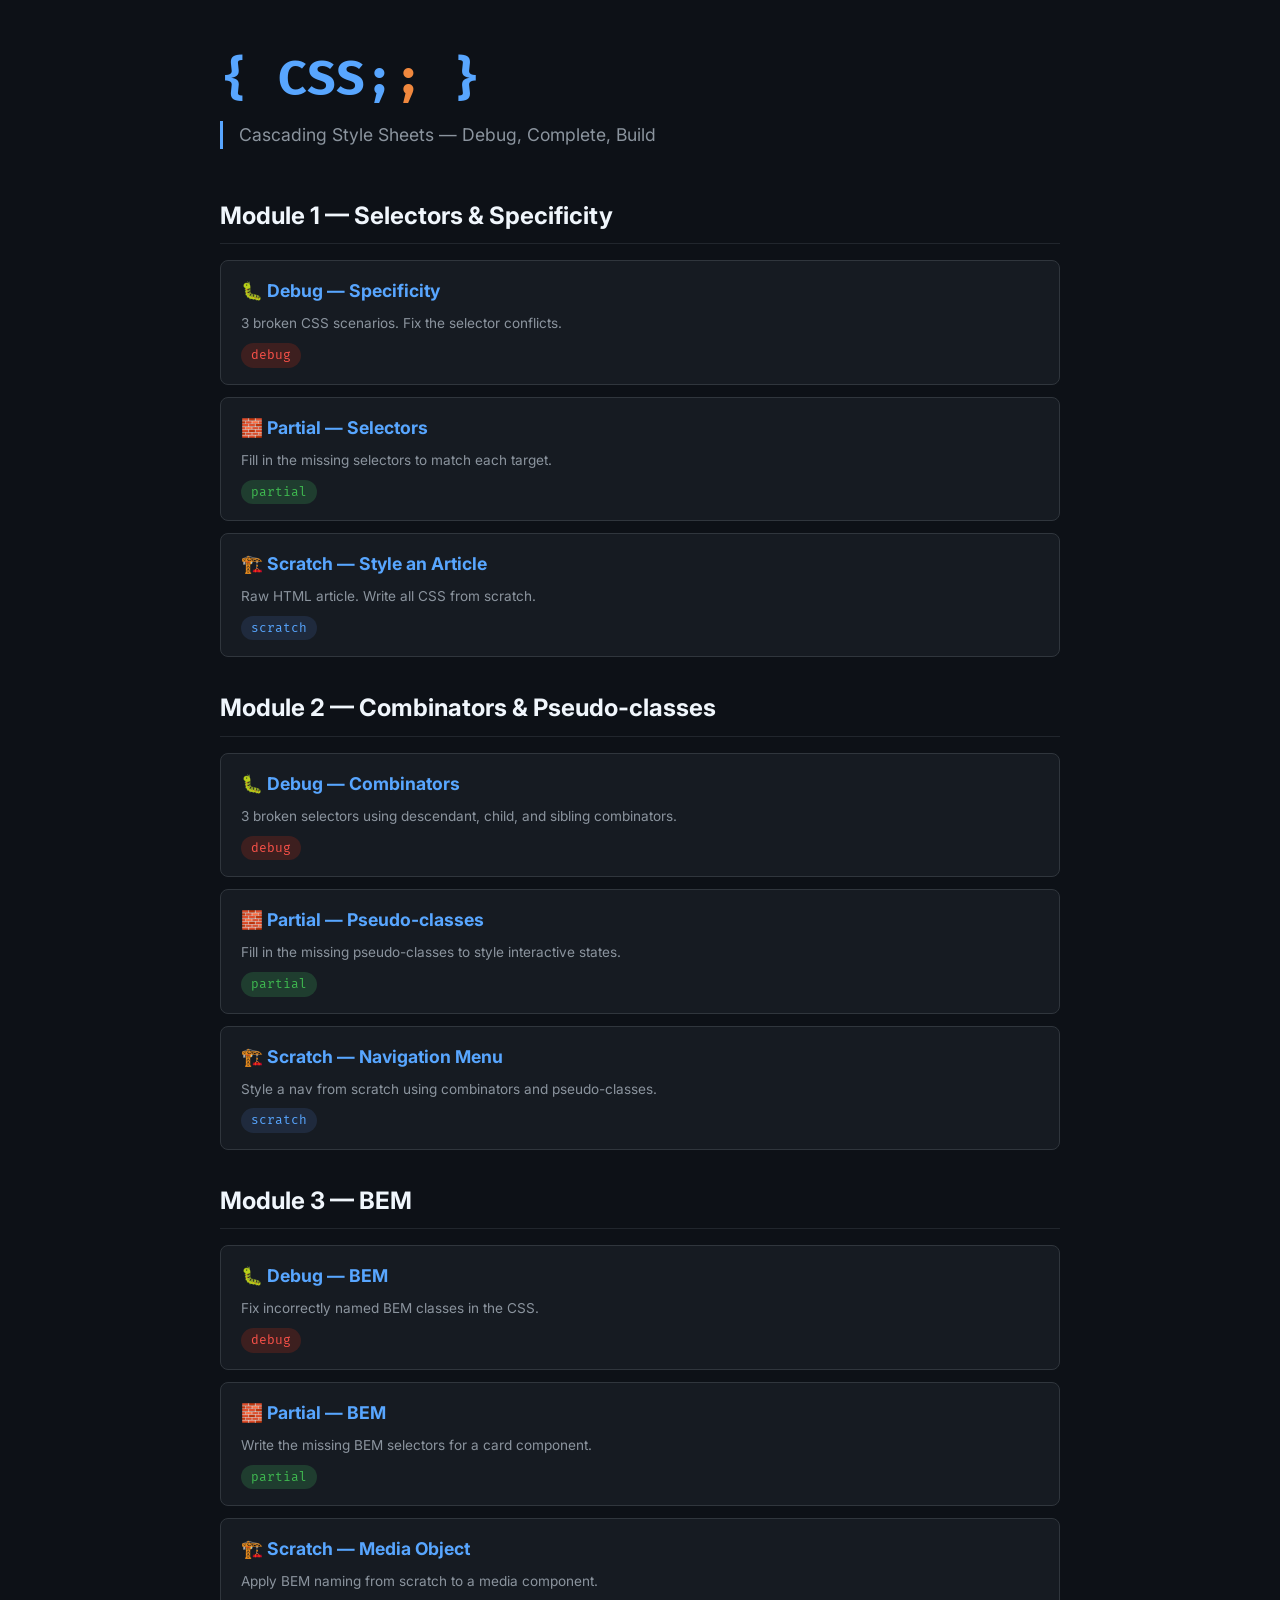
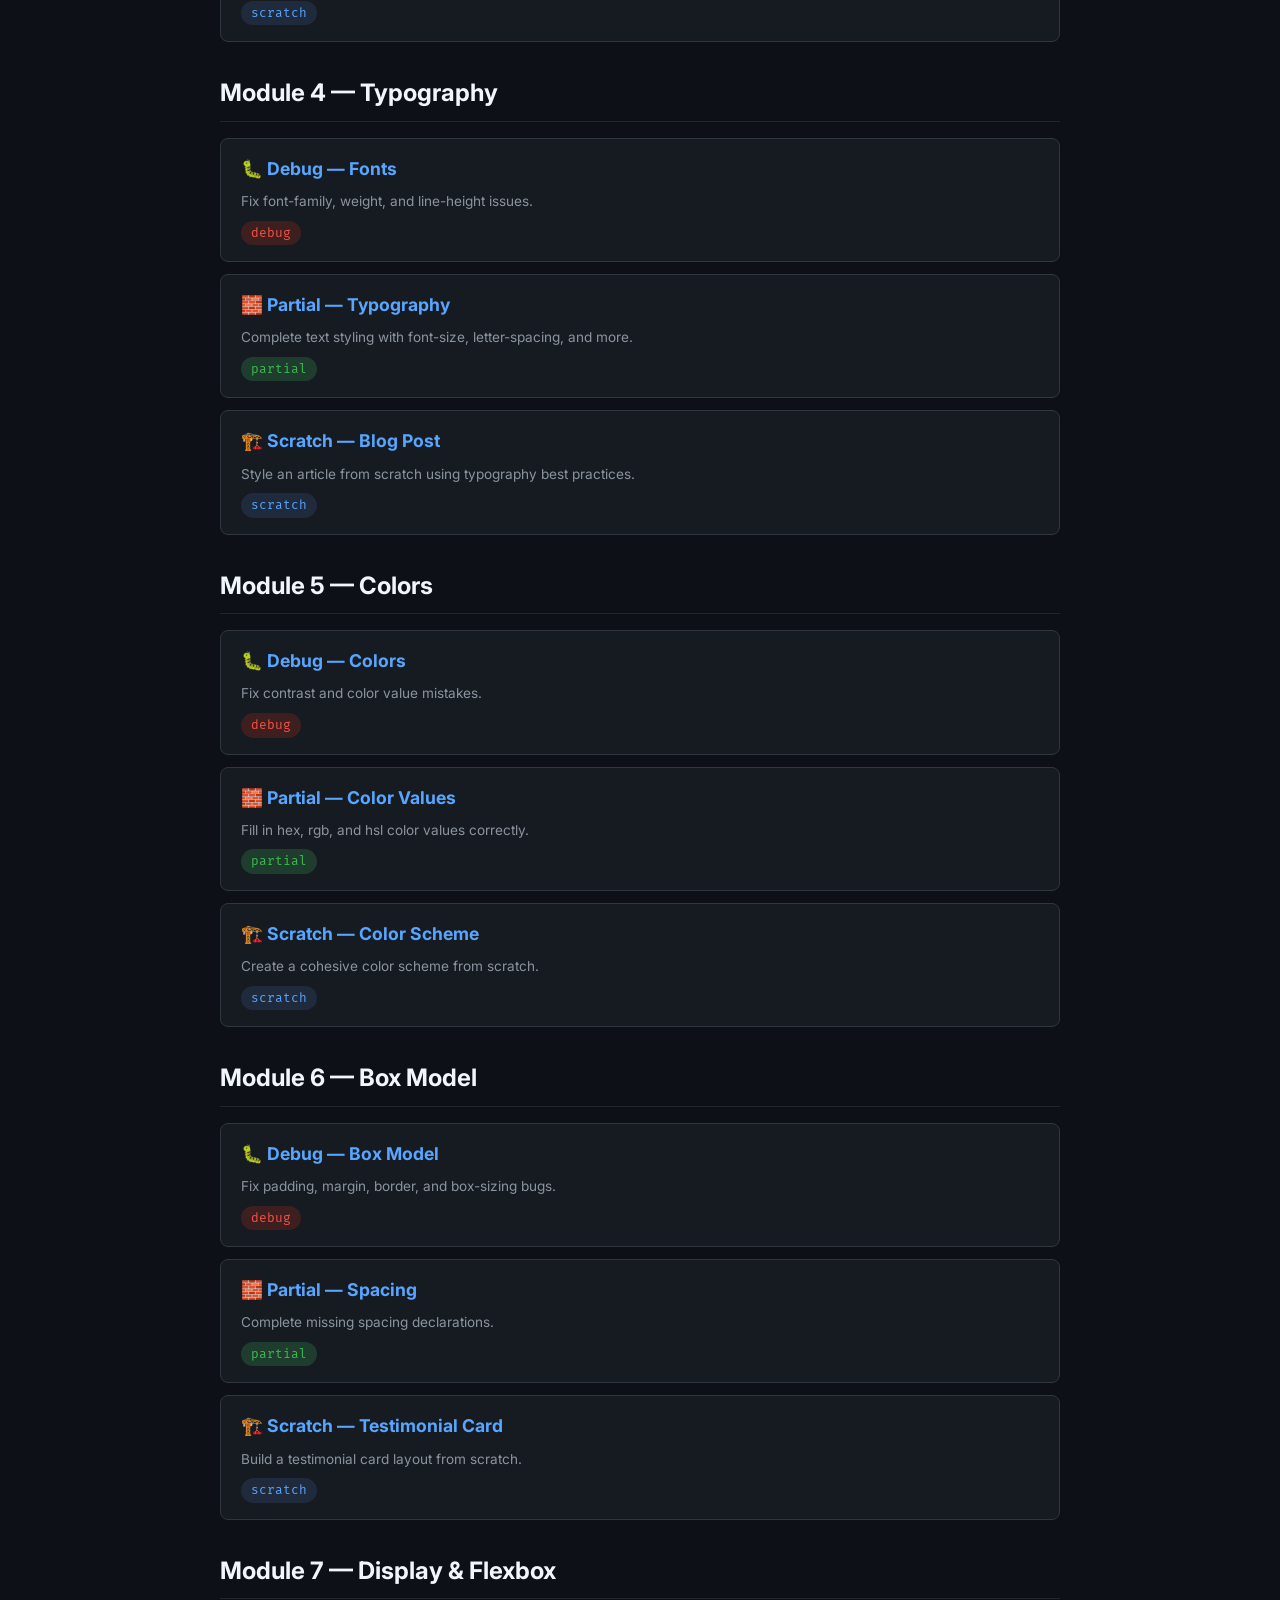
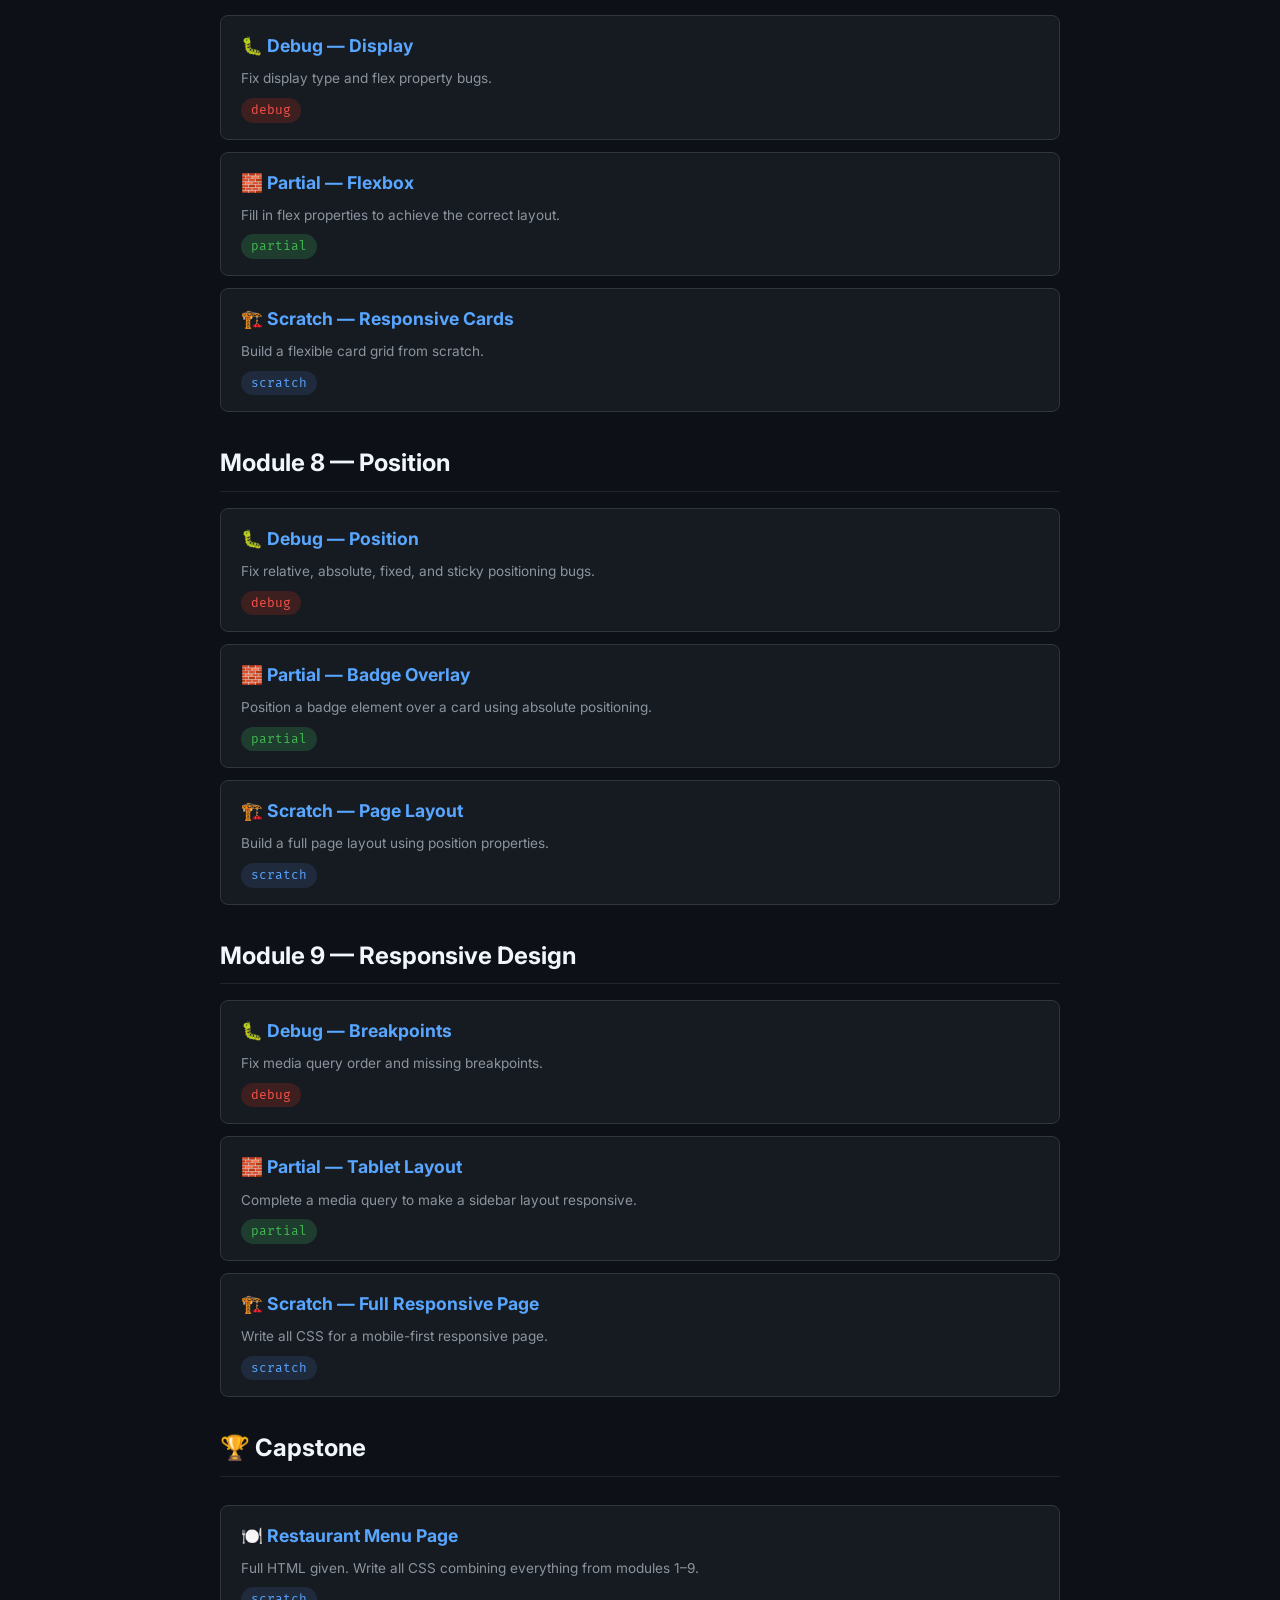
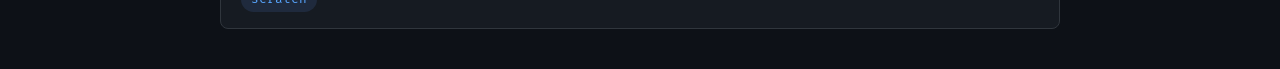
<file: index.html>
<!DOCTYPE html>
<html lang="en">
<head>
  <meta charset="UTF-8">
  <meta name="viewport" content="width=device-width, initial-scale=1.0">
  <title>{ CSS; } — Course Hub</title>
  <link rel="preconnect" href="https://fonts.googleapis.com">
  <link href="https://fonts.googleapis.com/css2?family=Fira+Mono:wght@500;700&family=Inter:wght@400;600;700&display=swap" rel="stylesheet">
  <style>
    * { margin: 0; padding: 0; box-sizing: border-box; }
    body { font-family: 'Inter', sans-serif; background: #0d1117; color: #e6edf3; line-height: 1.6; padding: 40px 24px; }
    .container { max-width: 840px; margin: 0 auto; }
    h1 { font-family: 'Fira Mono', monospace; font-size: 3rem; color: #58a6ff; margin-bottom: 4px; }
    h1 span { color: #f0883e; }
    .subtitle { color: #8b949e; font-size: 1.1rem; margin-bottom: 48px; border-left: 3px solid #58a6ff; padding-left: 16px; }
    h2 { font-size: 1.5rem; color: #f0f6fc; margin: 32px 0 16px; padding-bottom: 8px; border-bottom: 1px solid #21262d; }
    .module-grid { display: flex; flex-direction: column; gap: 12px; }
    .module { background: #161b22; border: 1px solid #30363d; border-radius: 8px; padding: 16px 20px; transition: border-color 0.2s; }
    .module:hover { border-color: #58a6ff; }
    .module h3 { font-size: 1.1rem; margin-bottom: 8px; }
    .module h3 a { color: #58a6ff; text-decoration: none; }
    .module h3 a:hover { text-decoration: underline; }
    .module .meta { font-size: 0.85rem; color: #8b949e; }
    .ex-list { display: flex; gap: 8px; flex-wrap: wrap; margin-top: 8px; }
    .ex-tag { font-family: 'Fira Mono', monospace; font-size: 0.8rem; padding: 2px 10px; border-radius: 20px; background: #21262d; color: #8b949e; }
    .ex-tag.debug { background: #3d1f1f; color: #f85149; }
    .ex-tag.partial { background: #1f3d2f; color: #3fb950; }
    .ex-tag.scratch { background: #1f2a3d; color: #58a6ff; }
    .capstone { margin-top: 12px; }
  </style>
</head>
<body>
  <div class="container">
    <h1>{ CSS;<span>;</span> }</h1>
    <div class="subtitle">Cascading Style Sheets — Debug, Complete, Build</div>

    <h2>Module 1 — Selectors &amp; Specificity</h2>
    <div class="module-grid">
      <div class="module">
        <h3><a href="exercises/module-01-selectors/exercise-specificity.html">🐛 Debug — Specificity</a></h3>
        <div class="meta">3 broken CSS scenarios. Fix the selector conflicts.</div>
        <div class="ex-list"><span class="ex-tag debug">debug</span></div>
      </div>
      <div class="module">
        <h3><a href="exercises/module-01-selectors/partial-selectors.html">🧱 Partial — Selectors</a></h3>
        <div class="meta">Fill in the missing selectors to match each target.</div>
        <div class="ex-list"><span class="ex-tag partial">partial</span></div>
      </div>
      <div class="module">
        <h3><a href="exercises/module-01-selectors/scratch-style-article.html">🏗️ Scratch — Style an Article</a></h3>
        <div class="meta">Raw HTML article. Write all CSS from scratch.</div>
        <div class="ex-list"><span class="ex-tag scratch">scratch</span></div>
      </div>
    </div>

    <h2>Module 2 — Combinators &amp; Pseudo-classes</h2>
    <div class="module-grid">
      <div class="module">
        <h3><a href="exercises/module-02-combinators/exercise-combinators.html">🐛 Debug — Combinators</a></h3>
        <div class="meta">3 broken selectors using descendant, child, and sibling combinators.</div>
        <div class="ex-list"><span class="ex-tag debug">debug</span></div>
      </div>
      <div class="module">
        <h3><a href="exercises/module-02-combinators/partial-pseudo.html">🧱 Partial — Pseudo-classes</a></h3>
        <div class="meta">Fill in the missing pseudo-classes to style interactive states.</div>
        <div class="ex-list"><span class="ex-tag partial">partial</span></div>
      </div>
      <div class="module">
        <h3><a href="exercises/module-02-combinators/scratch-menu.html">🏗️ Scratch — Navigation Menu</a></h3>
        <div class="meta">Style a nav from scratch using combinators and pseudo-classes.</div>
        <div class="ex-list"><span class="ex-tag scratch">scratch</span></div>
      </div>
    </div>

    <h2>Module 3 — BEM</h2>
    <div class="module-grid">
      <div class="module">
        <h3><a href="exercises/module-03-bem/exercise-bem.html">🐛 Debug — BEM</a></h3>
        <div class="meta">Fix incorrectly named BEM classes in the CSS.</div>
        <div class="ex-list"><span class="ex-tag debug">debug</span></div>
      </div>
      <div class="module">
        <h3><a href="exercises/module-03-bem/partial-bem.html">🧱 Partial — BEM</a></h3>
        <div class="meta">Write the missing BEM selectors for a card component.</div>
        <div class="ex-list"><span class="ex-tag partial">partial</span></div>
      </div>
      <div class="module">
        <h3><a href="exercises/module-03-bem/scratch-bem.html">🏗️ Scratch — Media Object</a></h3>
        <div class="meta">Apply BEM naming from scratch to a media component.</div>
        <div class="ex-list"><span class="ex-tag scratch">scratch</span></div>
      </div>
    </div>

    <h2>Module 4 — Typography</h2>
    <div class="module-grid">
      <div class="module">
        <h3><a href="exercises/module-04-typography/exercise-font.html">🐛 Debug — Fonts</a></h3>
        <div class="meta">Fix font-family, weight, and line-height issues.</div>
        <div class="ex-list"><span class="ex-tag debug">debug</span></div>
      </div>
      <div class="module">
        <h3><a href="exercises/module-04-typography/partial-typography.html">🧱 Partial — Typography</a></h3>
        <div class="meta">Complete text styling with font-size, letter-spacing, and more.</div>
        <div class="ex-list"><span class="ex-tag partial">partial</span></div>
      </div>
      <div class="module">
        <h3><a href="exercises/module-04-typography/scratch-blog-post.html">🏗️ Scratch — Blog Post</a></h3>
        <div class="meta">Style an article from scratch using typography best practices.</div>
        <div class="ex-list"><span class="ex-tag scratch">scratch</span></div>
      </div>
    </div>

    <h2>Module 5 — Colors</h2>
    <div class="module-grid">
      <div class="module">
        <h3><a href="exercises/module-05-colors/exercise-color.html">🐛 Debug — Colors</a></h3>
        <div class="meta">Fix contrast and color value mistakes.</div>
        <div class="ex-list"><span class="ex-tag debug">debug</span></div>
      </div>
      <div class="module">
        <h3><a href="exercises/module-05-colors/partial-color-values.html">🧱 Partial — Color Values</a></h3>
        <div class="meta">Fill in hex, rgb, and hsl color values correctly.</div>
        <div class="ex-list"><span class="ex-tag partial">partial</span></div>
      </div>
      <div class="module">
        <h3><a href="exercises/module-05-colors/scratch-color-scheme.html">🏗️ Scratch — Color Scheme</a></h3>
        <div class="meta">Create a cohesive color scheme from scratch.</div>
        <div class="ex-list"><span class="ex-tag scratch">scratch</span></div>
      </div>
    </div>

    <h2>Module 6 — Box Model</h2>
    <div class="module-grid">
      <div class="module">
        <h3><a href="exercises/module-06-box-model/exercise-box.html">🐛 Debug — Box Model</a></h3>
        <div class="meta">Fix padding, margin, border, and box-sizing bugs.</div>
        <div class="ex-list"><span class="ex-tag debug">debug</span></div>
      </div>
      <div class="module">
        <h3><a href="exercises/module-06-box-model/partial-spacing.html">🧱 Partial — Spacing</a></h3>
        <div class="meta">Complete missing spacing declarations.</div>
        <div class="ex-list"><span class="ex-tag partial">partial</span></div>
      </div>
      <div class="module">
        <h3><a href="exercises/module-06-box-model/scratch-testimonial.html">🏗️ Scratch — Testimonial Card</a></h3>
        <div class="meta">Build a testimonial card layout from scratch.</div>
        <div class="ex-list"><span class="ex-tag scratch">scratch</span></div>
      </div>
    </div>

    <h2>Module 7 — Display &amp; Flexbox</h2>
    <div class="module-grid">
      <div class="module">
        <h3><a href="exercises/module-07-display-flexbox/exercise-display.html">🐛 Debug — Display</a></h3>
        <div class="meta">Fix display type and flex property bugs.</div>
        <div class="ex-list"><span class="ex-tag debug">debug</span></div>
      </div>
      <div class="module">
        <h3><a href="exercises/module-07-display-flexbox/partial-flexbox.html">🧱 Partial — Flexbox</a></h3>
        <div class="meta">Fill in flex properties to achieve the correct layout.</div>
        <div class="ex-list"><span class="ex-tag partial">partial</span></div>
      </div>
      <div class="module">
        <h3><a href="exercises/module-07-display-flexbox/scratch-responsive-cards.html">🏗️ Scratch — Responsive Cards</a></h3>
        <div class="meta">Build a flexible card grid from scratch.</div>
        <div class="ex-list"><span class="ex-tag scratch">scratch</span></div>
      </div>
    </div>

    <h2>Module 8 — Position</h2>
    <div class="module-grid">
      <div class="module">
        <h3><a href="exercises/module-08-position/exercise-position.html">🐛 Debug — Position</a></h3>
        <div class="meta">Fix relative, absolute, fixed, and sticky positioning bugs.</div>
        <div class="ex-list"><span class="ex-tag debug">debug</span></div>
      </div>
      <div class="module">
        <h3><a href="exercises/module-08-position/partial-badge.html">🧱 Partial — Badge Overlay</a></h3>
        <div class="meta">Position a badge element over a card using absolute positioning.</div>
        <div class="ex-list"><span class="ex-tag partial">partial</span></div>
      </div>
      <div class="module">
        <h3><a href="exercises/module-08-position/scratch-page-layout.html">🏗️ Scratch — Page Layout</a></h3>
        <div class="meta">Build a full page layout using position properties.</div>
        <div class="ex-list"><span class="ex-tag scratch">scratch</span></div>
      </div>
    </div>

    <h2>Module 9 — Responsive Design</h2>
    <div class="module-grid">
      <div class="module">
        <h3><a href="exercises/module-09-responsive/exercise-breakpoints.html">🐛 Debug — Breakpoints</a></h3>
        <div class="meta">Fix media query order and missing breakpoints.</div>
        <div class="ex-list"><span class="ex-tag debug">debug</span></div>
      </div>
      <div class="module">
        <h3><a href="exercises/module-09-responsive/partial-tablet.html">🧱 Partial — Tablet Layout</a></h3>
        <div class="meta">Complete a media query to make a sidebar layout responsive.</div>
        <div class="ex-list"><span class="ex-tag partial">partial</span></div>
      </div>
      <div class="module">
        <h3><a href="exercises/module-09-responsive/scratch-full-responsive.css">🏗️ Scratch — Full Responsive Page</a></h3>
        <div class="meta">Write all CSS for a mobile-first responsive page.</div>
        <div class="ex-list"><span class="ex-tag scratch">scratch</span></div>
      </div>
    </div>

    <h2>🏆 Capstone</h2>
    <div class="module-grid">
      <div class="module capstone">
        <h3><a href="exercises/capstone-restaurant/index.html">🍽️ Restaurant Menu Page</a></h3>
        <div class="meta">Full HTML given. Write all CSS combining everything from modules 1–9.</div>
        <div class="ex-list"><span class="ex-tag scratch">scratch</span></div>
      </div>
    </div>
  </div>
</body>
</html>
</file>
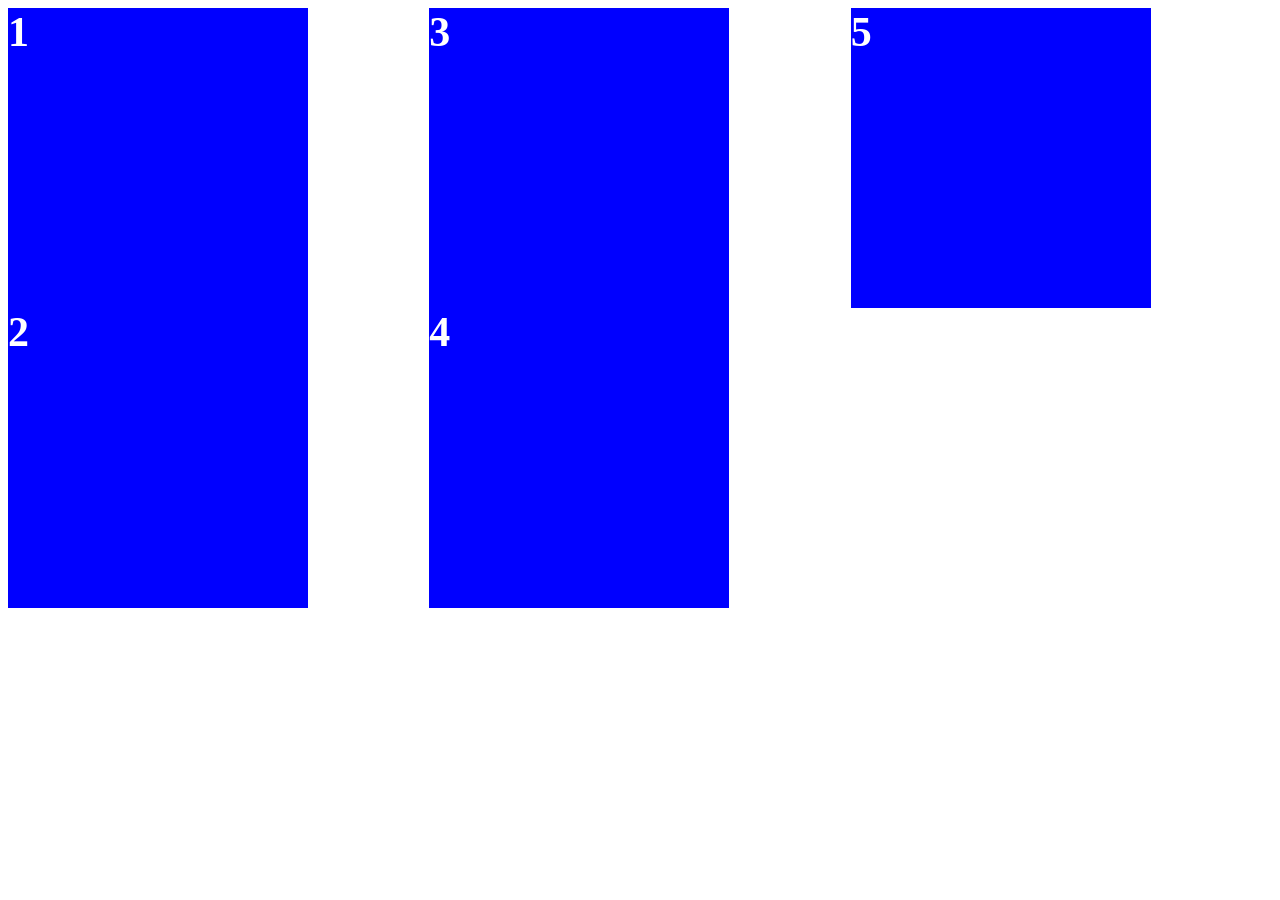
<file: flex-css/index.html>
<!DOCTYPE html>
<html lang="en">
<head>
    <meta charset="UTF-8">
    <meta name="viewport" content="width=device-width, initial-scale=1.0">
    <link rel="stylesheet" href="style.css">
    <title>Document</title>
</head>
<body>
    <div class="container">
        <div class="box">1</div>
        <div class="box">2</div>
        <div class="box">3</div>
        <div class="box">4</div>
        <div class="box">5</div>
    </div>
</body>
</html>
</file>
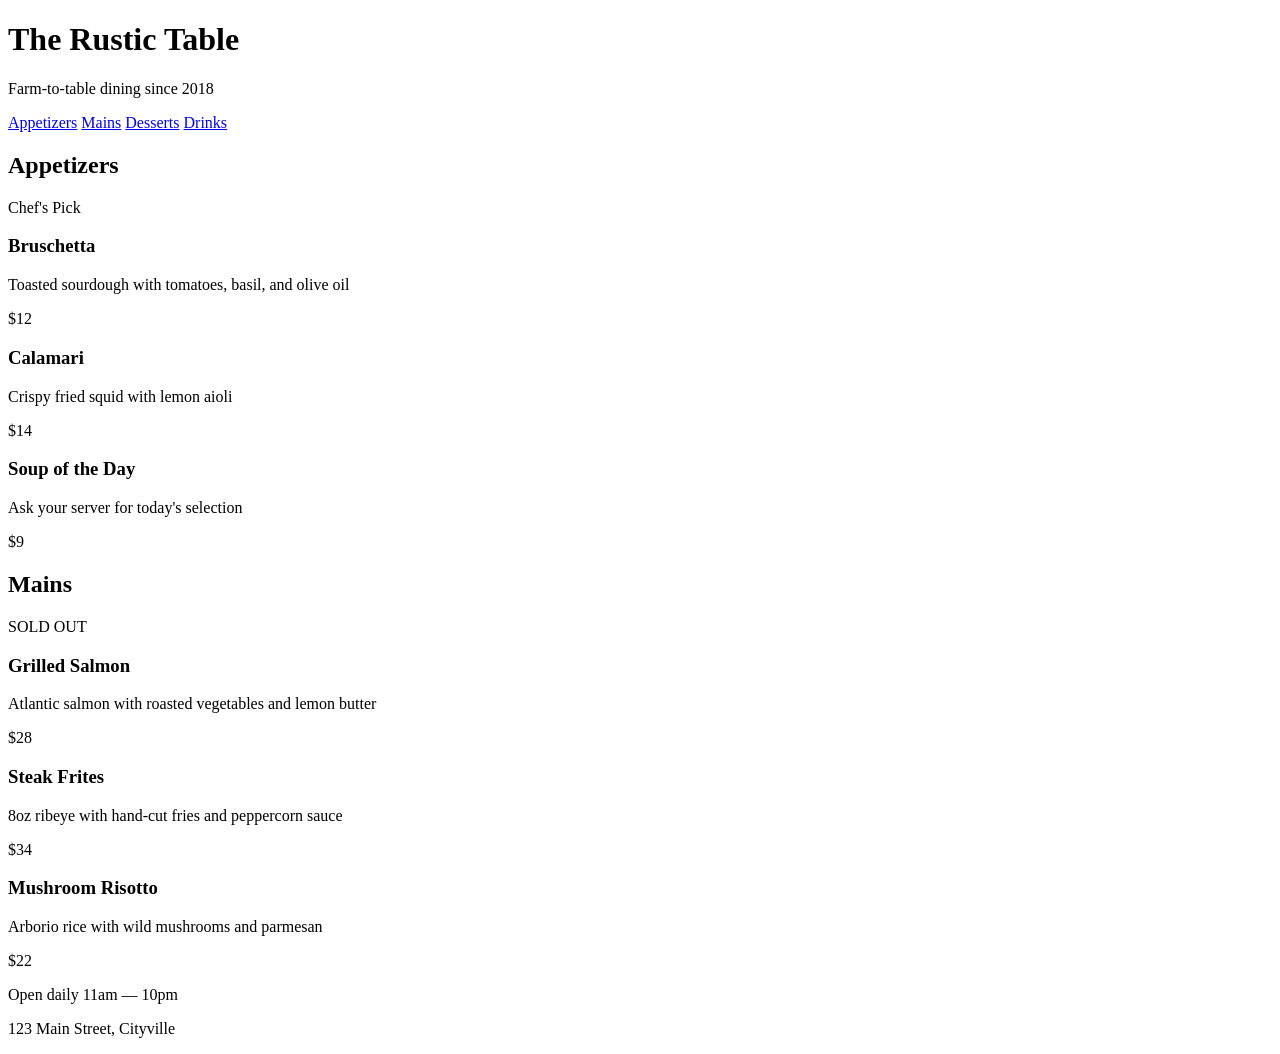
<file: exercises/capstone-restaurant/index.html>
<!DOCTYPE html>
<html lang="en">
<head>
  <meta charset="UTF-8">
  <meta name="viewport" content="width=device-width, initial-scale=1.0">
  <title>🍽️ Restaurant Menu</title>
  <link rel="stylesheet" href="style.css">
</head>
<body>

  <header class="header">
    <h1 class="header__title">The Rustic Table</h1>
    <p class="header__subtitle">Farm-to-table dining since 2018</p>
  </header>

  <nav class="nav">
    <a href="#" class="nav__link">Appetizers</a>
    <a href="#" class="nav__link">Mains</a>
    <a href="#" class="nav__link">Desserts</a>
    <a href="#" class="nav__link">Drinks</a>
  </nav>

  <main class="menu">
    <section class="menu__section">
      <h2 class="menu__heading">Appetizers</h2>
      <div class="menu__grid">
        <div class="menu-item">
          <span class="menu-item__badge">Chef's Pick</span>
          <h3 class="menu-item__name">Bruschetta</h3>
          <p class="menu-item__desc">Toasted sourdough with tomatoes, basil, and olive oil</p>
          <span class="menu-item__price">$12</span>
        </div>
        <div class="menu-item">
          <h3 class="menu-item__name">Calamari</h3>
          <p class="menu-item__desc">Crispy fried squid with lemon aioli</p>
          <span class="menu-item__price">$14</span>
        </div>
        <div class="menu-item">
          <h3 class="menu-item__name">Soup of the Day</h3>
          <p class="menu-item__desc">Ask your server for today's selection</p>
          <span class="menu-item__price">$9</span>
        </div>
      </div>
    </section>

    <section class="menu__section">
      <h2 class="menu__heading">Mains</h2>
      <div class="menu__grid">
        <div class="menu-item">
          <span class="menu-item__badge menu-item__badge--sold">SOLD OUT</span>
          <h3 class="menu-item__name">Grilled Salmon</h3>
          <p class="menu-item__desc">Atlantic salmon with roasted vegetables and lemon butter</p>
          <span class="menu-item__price">$28</span>
        </div>
        <div class="menu-item">
          <h3 class="menu-item__name">Steak Frites</h3>
          <p class="menu-item__desc">8oz ribeye with hand-cut fries and peppercorn sauce</p>
          <span class="menu-item__price">$34</span>
        </div>
        <div class="menu-item">
          <h3 class="menu-item__name">Mushroom Risotto</h3>
          <p class="menu-item__desc">Arborio rice with wild mushrooms and parmesan</p>
          <span class="menu-item__price">$22</span>
        </div>
      </div>
    </section>
  </main>

  <footer class="footer">
    <p class="footer__text">Open daily 11am — 10pm</p>
    <p class="footer__text">123 Main Street, Cityville</p>
  </footer>

</body>
</html>
</file>
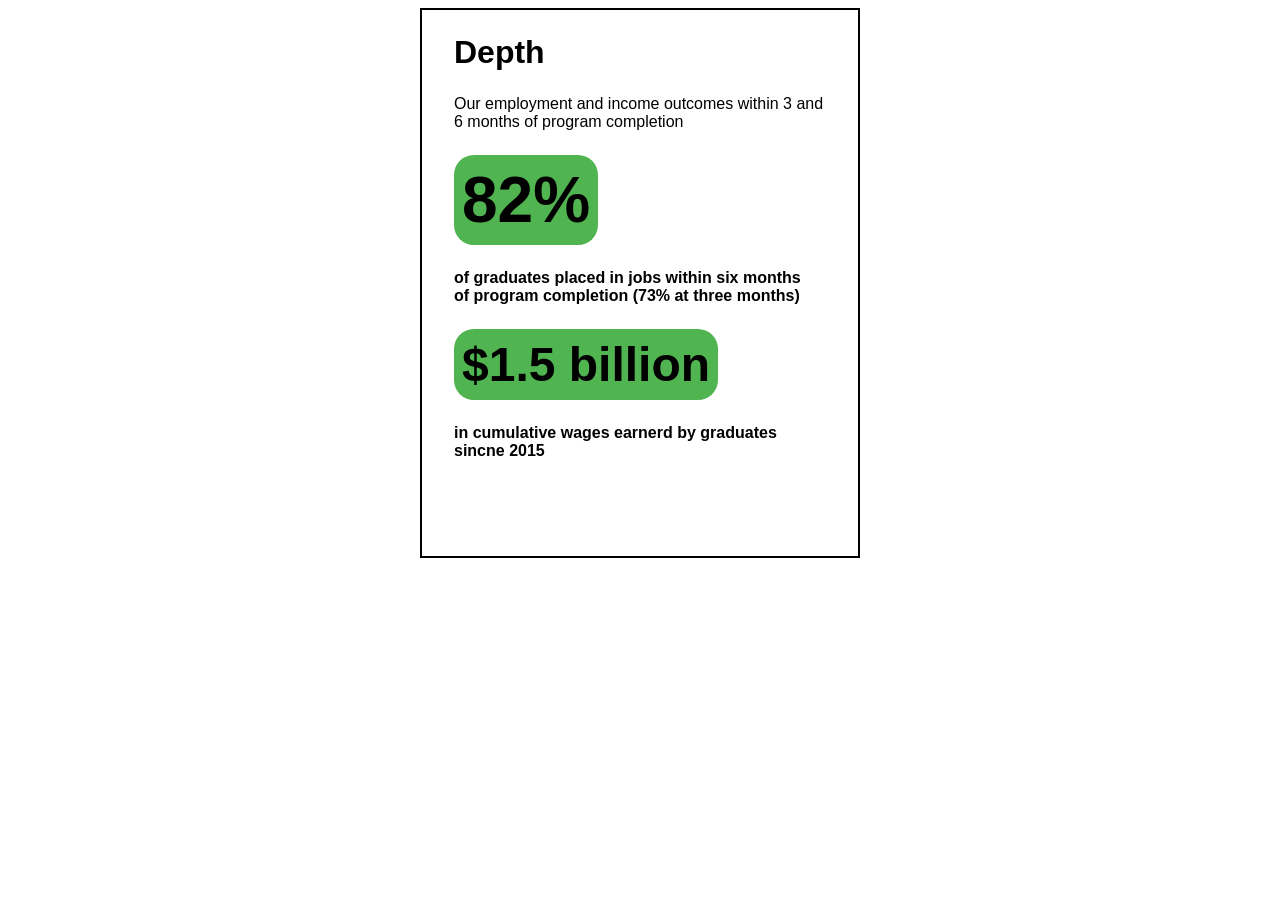
<file: home-work-css/home-work-02/index.html>
<!doctype html>
<html lang="en">
  <head>
    <meta charset="UTF-8" />
    <meta name="viewport" content="width=device-width, initial-scale=1.0" />
    <link rel="stylesheet" href="style.css" />
    <title>Home Work 2</title>
  </head>
  <body>
    <div class="container">
      <h1>Depth</h1>
      <p>
        Our employment and income outcomes within 3 and 6 months of program
        completion
      </p>
      <span class="green-box">82%</span>
      <p>
        of graduates placed in jobs within six months <br />of program
        completion (73% at three months)
      </p>
      <span class="green-box">$1.5 billion</span>
      <p>in cumulative wages earnerd by graduates sincne 2015</p>
    </div>
  </body>
</html>
</file>
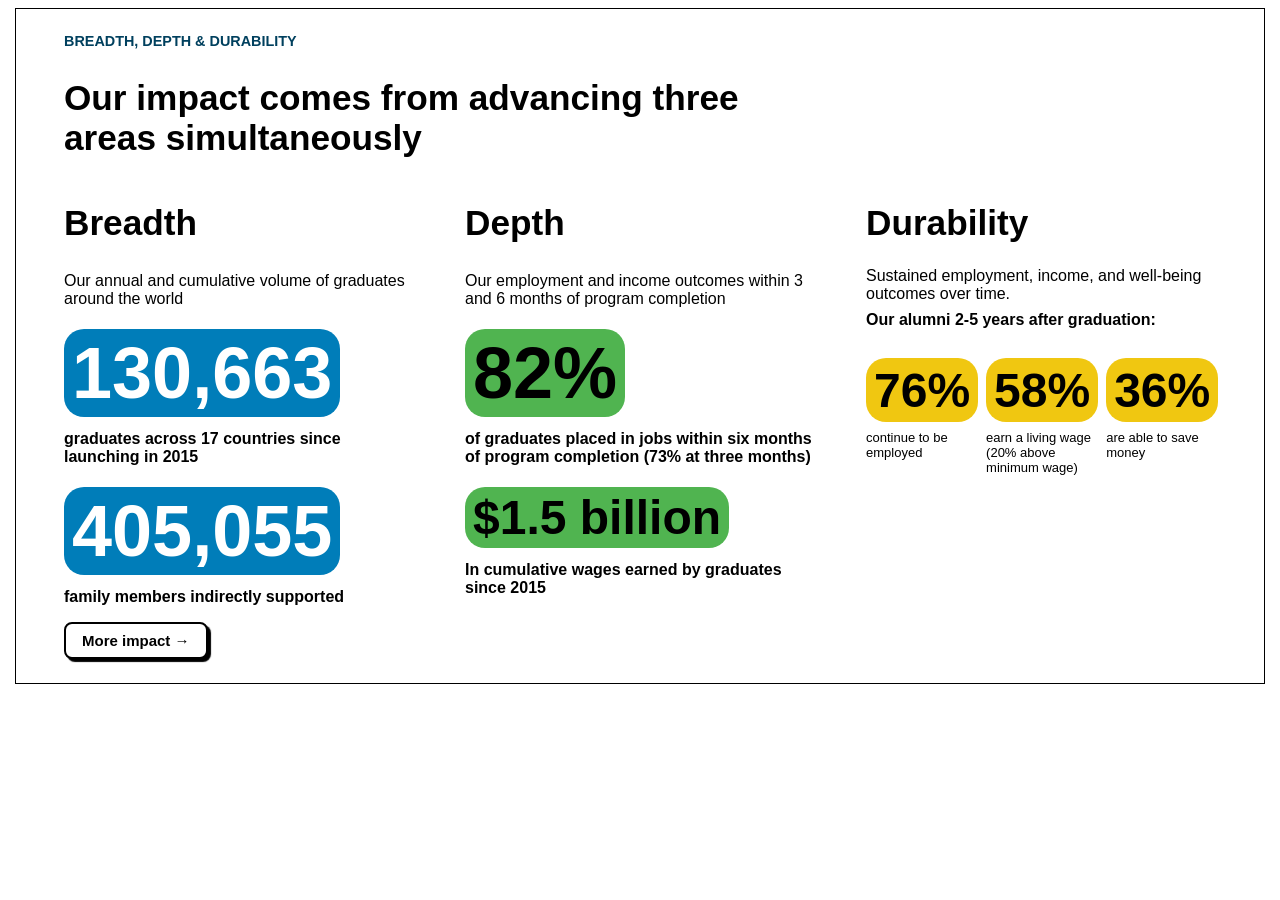
<file: home-work-css/hone-work-04/index.html>
<!doctype html>
<html lang="en">
  <head>
    <meta charset="UTF-8" />
    <meta name="viewport" content="width=device-width, initial-scale=1.0" />
    <link rel="stylesheet" href="style.css" />
    <title>Home Work 04</title>
  </head>
  <body>
    <div class="container">
      <div class="heading">
        <p>BREADTH, DEPTH & DURABILITY</p>
        <h2 class="head-style">
          Our impact comes from advancing three areas simultaneously
        </h2>
      </div>
      <div class="content">
        <div class="card">
          <h2 class="head-style">Breadth</h2>
          <p>Our annual and cumulative volume of graduates around the world</p>
          <span class="blue-box">130,663</span>
          <p>graduates across 17 countries since launching in 2015</p>
          <span class="blue-box">405,055</span>
          <p>family members indirectly supported</p>
        </div>
        <div class="card">
          <h2 class="head-style">Depth</h2>
          <p>
            Our employment and income outcomes within 3 and 6 months of program
            completion
          </p>
          <span class="green-box">82%</span>
          <p>
            of graduates placed in jobs within six months of program completion
            (73% at three months)
          </p>
          <span class="green-box">$1.5 billion</span>
          <p>In cumulative wages earned by graduates since 2015</p>
        </div>
        <div class="card --lastcard">
          <h2 class="head-style">Durability</h2>
          <p>
            Sustained employment, income, and well-being outcomes over time.
          </p>
          <p>Our alumni 2-5 years after graduation:</p>
          <div class="row-box">
            <div>
              <span class="yellow-box">76%</span>
              <p>continue to be employed</p>
            </div>
            <div>
              <span class="yellow-box">58%</span>
              <p>earn a living wage (20% above minimum wage)</p>
            </div>
            <div>
              <span class="yellow-box">36%</span>
              <p>are able to save money</p>
            </div>
          </div>
        </div>
      </div>
      <button class="more-btn">More impact &rarr;</button>
    </div>
  </body>
</html>
</file>
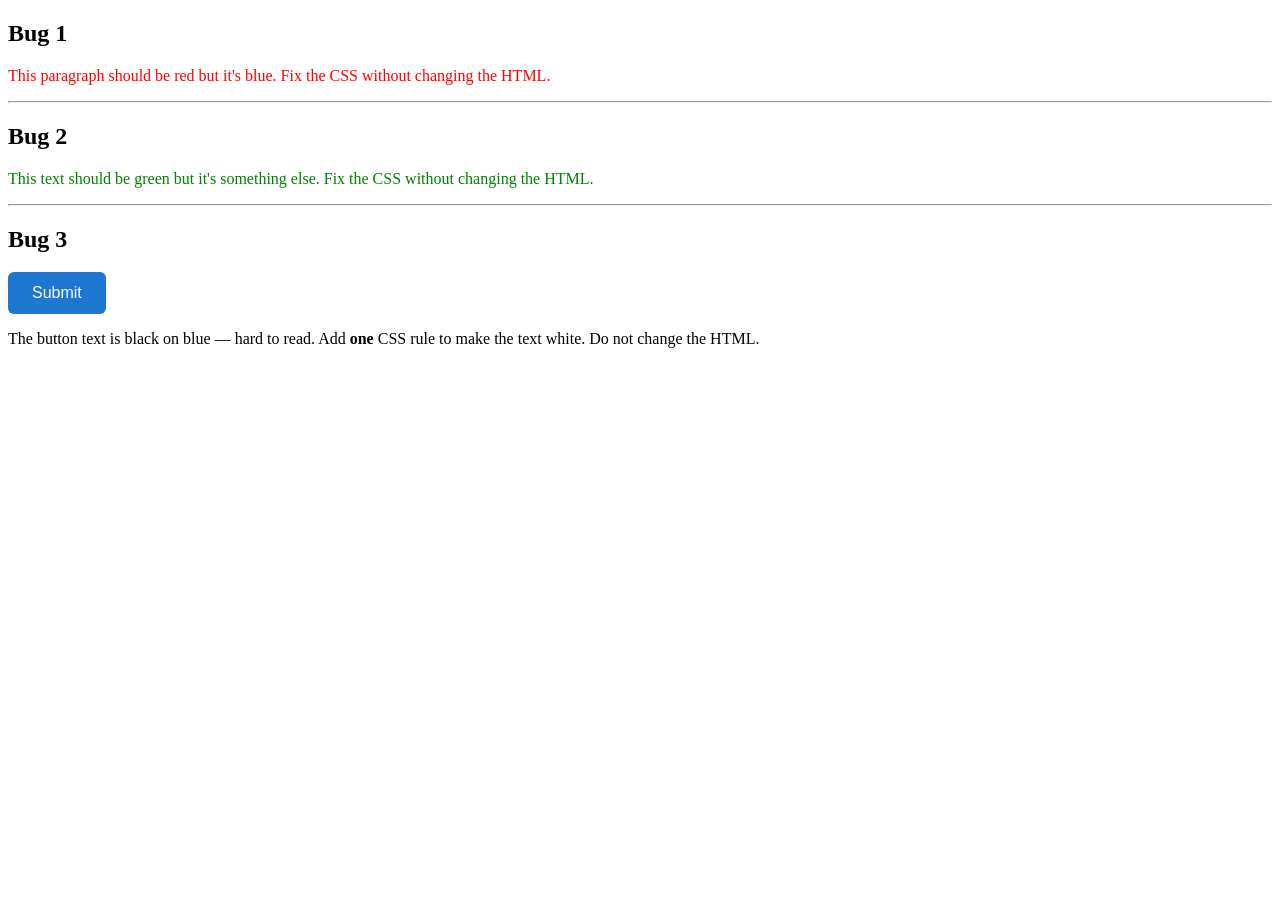
<file: exercises/module-01-selectors/exercise-specificity.html>
<!DOCTYPE html>
<html lang="en">
<head>
  <meta charset="UTF-8">
  <meta name="viewport" content="width=device-width, initial-scale=1.0">
  <title>Debug — Specificity</title>
  <link rel="stylesheet" href="exercise-specificity.css">
</head>
<body>

  <section class="exercise">
    <h2>Bug 1</h2>
    <p class="highlight">This paragraph should be red but it's blue. Fix the CSS without changing the HTML.</p>
  </section>

  <hr>

  <section class="exercise">
    <h2>Bug 2</h2>
    <div class="card">
      <p id="special">This text should be green but it's something else. Fix the CSS without changing the HTML.</p>
    </div>
  </section>

  <hr>

  <section class="exercise">
    <h2>Bug 3</h2>
    <button class="btn">Submit</button>
    <p>The button text is black on blue — hard to read. Add <strong>one</strong> CSS rule to make the text white. Do not change the HTML.</p>
  </section>

</body>
</html>
</file>
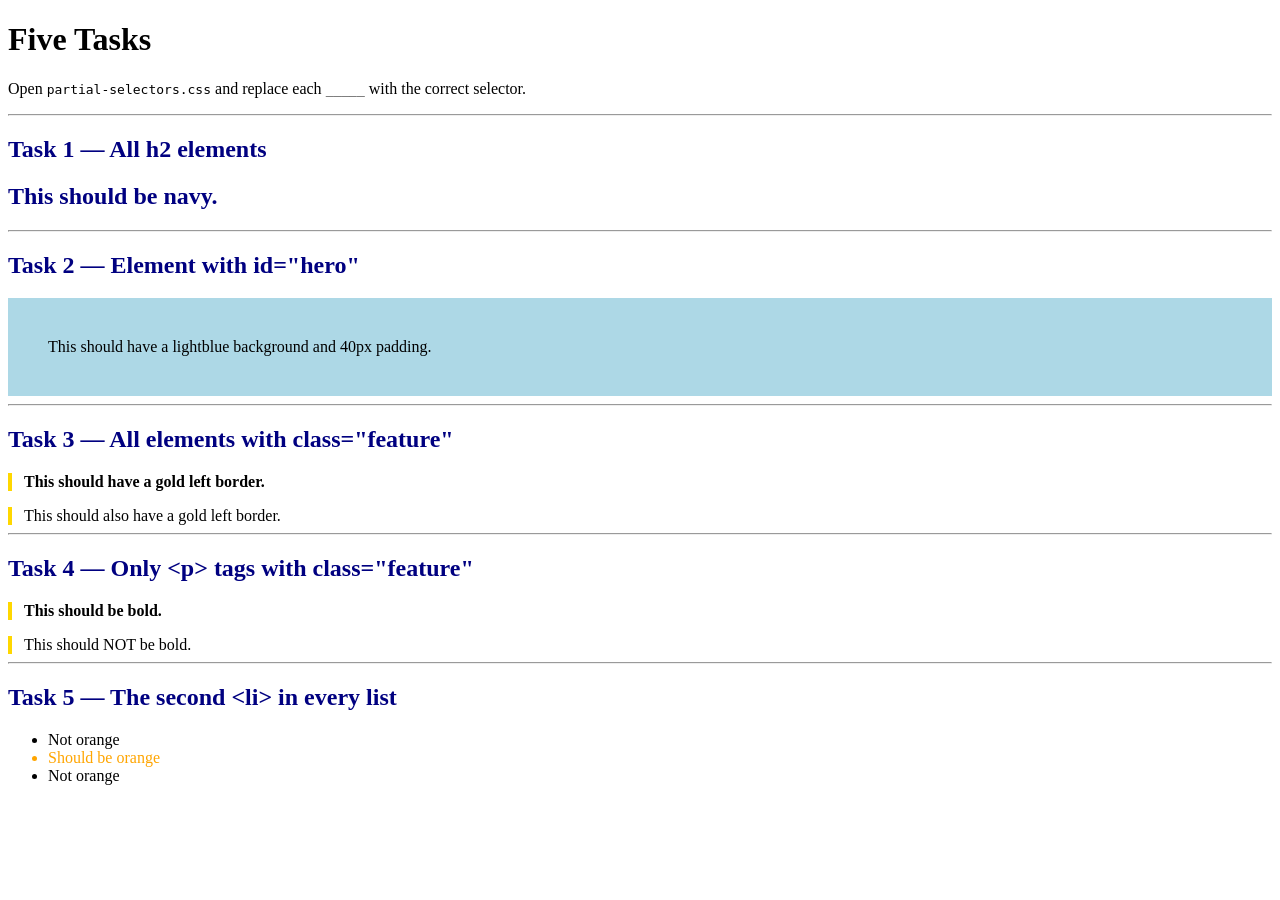
<file: exercises/module-01-selectors/partial-selectors.html>
<!DOCTYPE html>
<html lang="en">
<head>
  <meta charset="UTF-8">
  <meta name="viewport" content="width=device-width, initial-scale=1.0">
  <title>Partial — Selectors</title>
  <link rel="stylesheet" href="partial-selectors.css">
</head>
<body>

  <h1>Five Tasks</h1>
  <p>Open <code>partial-selectors.css</code> and replace each <code>_____</code> with the correct selector.</p>

  <hr>

  <h2>Task 1 — All h2 elements</h2>
  <h2>This should be navy.</h2>

  <hr>

  <h2>Task 2 — Element with id="hero"</h2>
  <div id="hero">This should have a lightblue background and 40px padding.</div>

  <hr>

  <h2>Task 3 — All elements with class="feature"</h2>
  <p class="feature">This should have a gold left border.</p>
  <div class="feature">This should also have a gold left border.</div>

  <hr>

  <h2>Task 4 — Only &lt;p&gt; tags with class="feature"</h2>
  <p class="feature">This should be bold.</p>
  <div class="feature">This should NOT be bold.</div>

  <hr>

  <h2>Task 5 — The second &lt;li&gt; in every list</h2>
  <ul>
    <li>Not orange</li>
    <li>Should be orange</li>
    <li>Not orange</li>
  </ul>

</body>
</html>
</file>
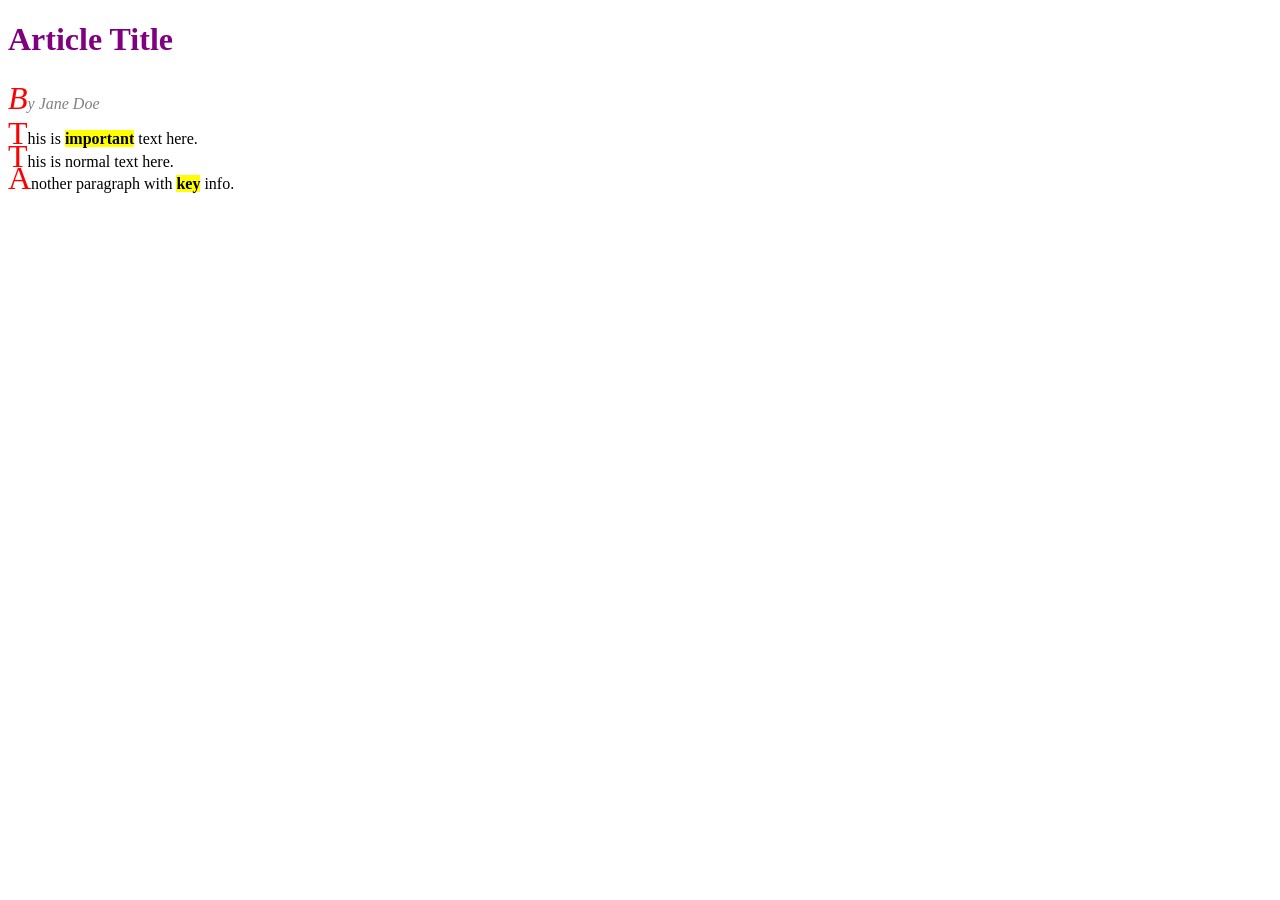
<file: exercises/module-01-selectors/scratch-style-article.html>
<!DOCTYPE html>
<html lang="en">
<head>
  <meta charset="UTF-8">
  <meta name="viewport" content="width=device-width, initial-scale=1.0">
  <title>Scratch — Style an Article</title>
  <link rel="stylesheet" href="scratch-style-article.css">
</head>
<body>
  <h1>Article Title</h1>
  <p id="author">By Jane Doe</p>
  <div class="content">
    <p>This is <span class="highlight">important</span> text here.</p>
    <p>This is <span>normal</span> text here.</p>
    <p>Another paragraph with <span class="highlight">key</span> info.</p>
  </div>
</body>
</html>
</file>
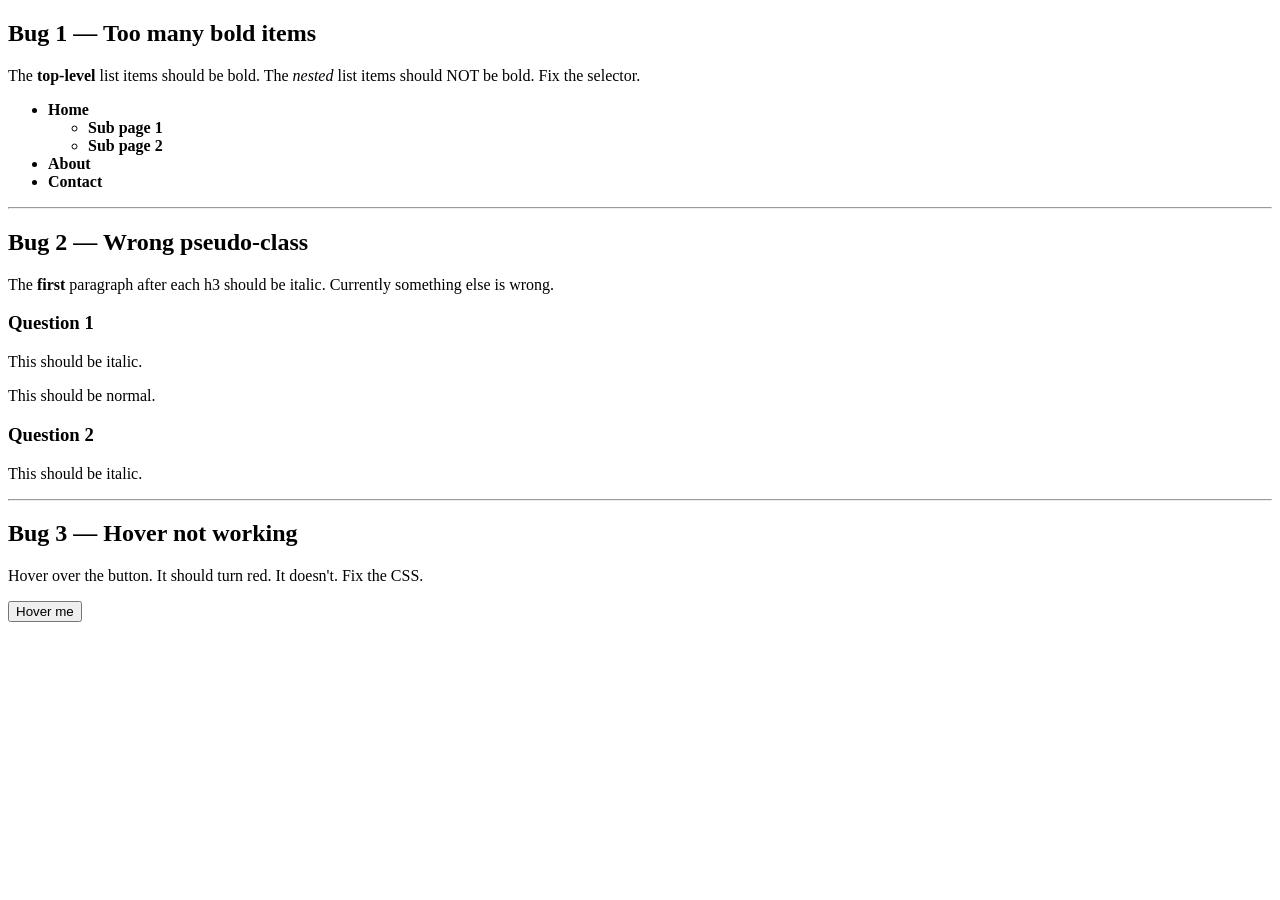
<file: exercises/module-02-combinators/exercise-combinators.html>
<!DOCTYPE html>
<html lang="en">
<head>
  <meta charset="UTF-8">
  <meta name="viewport" content="width=device-width, initial-scale=1.0">
  <title>Debug — Combinators</title>
  <link rel="stylesheet" href="exercise-combinators.css">
</head>
<body>

  <section class="exercise">
    <h2>Bug 1 — Too many bold items</h2>
    <p>The <strong>top-level</strong> list items should be bold. The <em>nested</em> list items should NOT be bold. Fix the selector.</p>
    <ul class="nav">
      <li>Home
        <ul>
          <li>Sub page 1</li>
          <li>Sub page 2</li>
        </ul>
      </li>
      <li>About</li>
      <li>Contact</li>
    </ul>
  </section>

  <hr>

  <section class="exercise">
    <h2>Bug 2 — Wrong pseudo-class</h2>
    <p>The <strong>first</strong> paragraph after each h3 should be italic. Currently something else is wrong.</p>
    <div class="faq">
      <h3>Question 1</h3>
      <p>This should be italic.</p>
      <p>This should be normal.</p>
      <h3>Question 2</h3>
      <p>This should be italic.</p>
    </div>
  </section>

  <hr>

  <section class="exercise">
    <h2>Bug 3 — Hover not working</h2>
    <p>Hover over the button. It should turn red. It doesn't. Fix the CSS.</p>
    <button class="btn-hover">Hover me</button>
  </section>

</body>
</html>
</file>
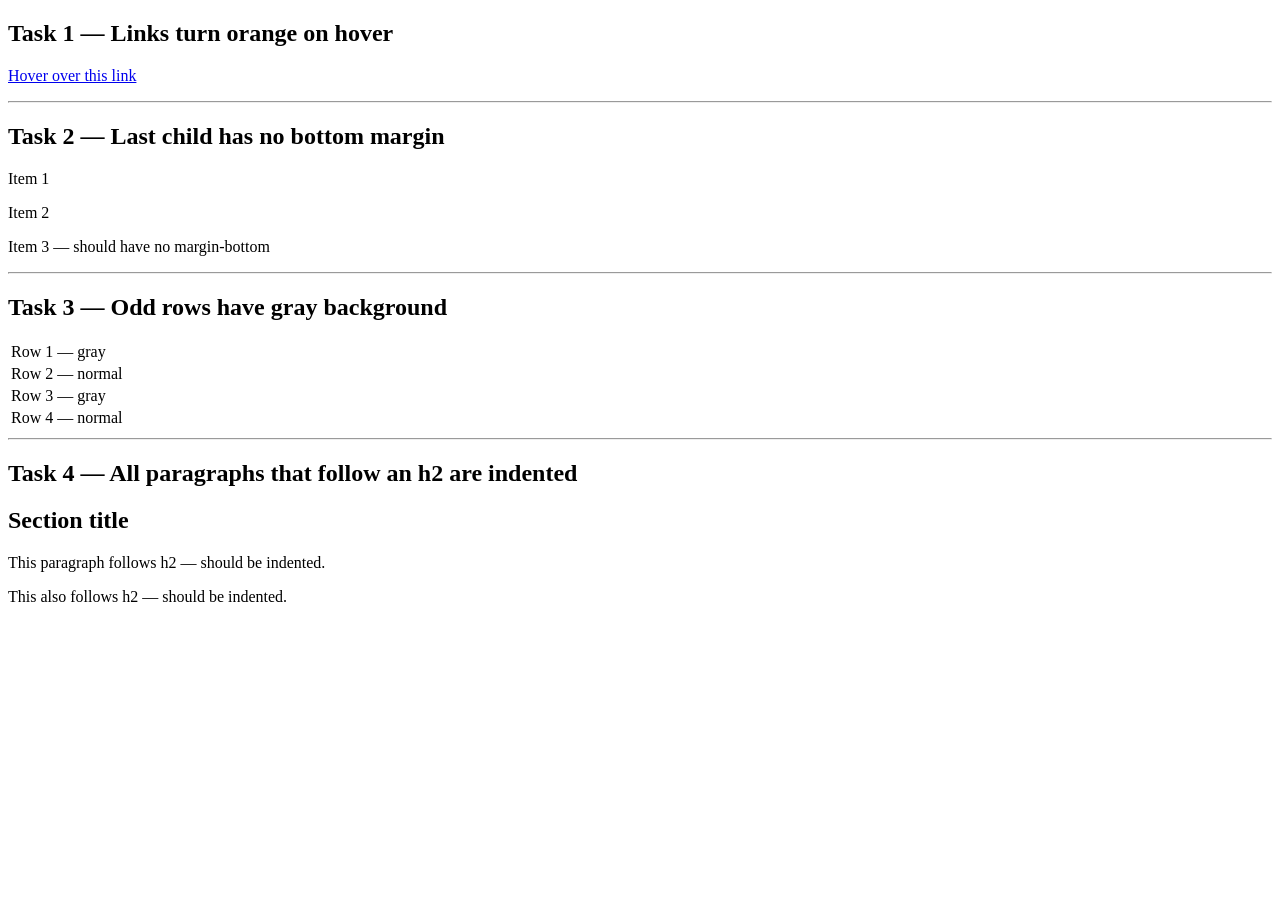
<file: exercises/module-02-combinators/partial-pseudo.html>
<!DOCTYPE html>
<html lang="en">
<head>
  <meta charset="UTF-8">
  <meta name="viewport" content="width=device-width, initial-scale=1.0">
  <title>Partial — Pseudo-classes</title>
  <link rel="stylesheet" href="partial-pseudo.css">
</head>
<body>

  <h2>Task 1 — Links turn orange on hover</h2>
  <p><a href="#">Hover over this link</a></p>

  <hr>

  <h2>Task 2 — Last child has no bottom margin</h2>
  <div class="list">
    <p>Item 1</p>
    <p>Item 2</p>
    <p>Item 3 — should have no margin-bottom</p>
  </div>

  <hr>

  <h2>Task 3 — Odd rows have gray background</h2>
  <table>
    <tr><td>Row 1 — gray</td></tr>
    <tr><td>Row 2 — normal</td></tr>
    <tr><td>Row 3 — gray</td></tr>
    <tr><td>Row 4 — normal</td></tr>
  </table>

  <hr>

  <h2>Task 4 — All paragraphs that follow an h2 are indented</h2>
  <h2>Section title</h2>
  <p>This paragraph follows h2 — should be indented.</p>
  <p>This also follows h2 — should be indented.</p>

</body>
</html>
</file>
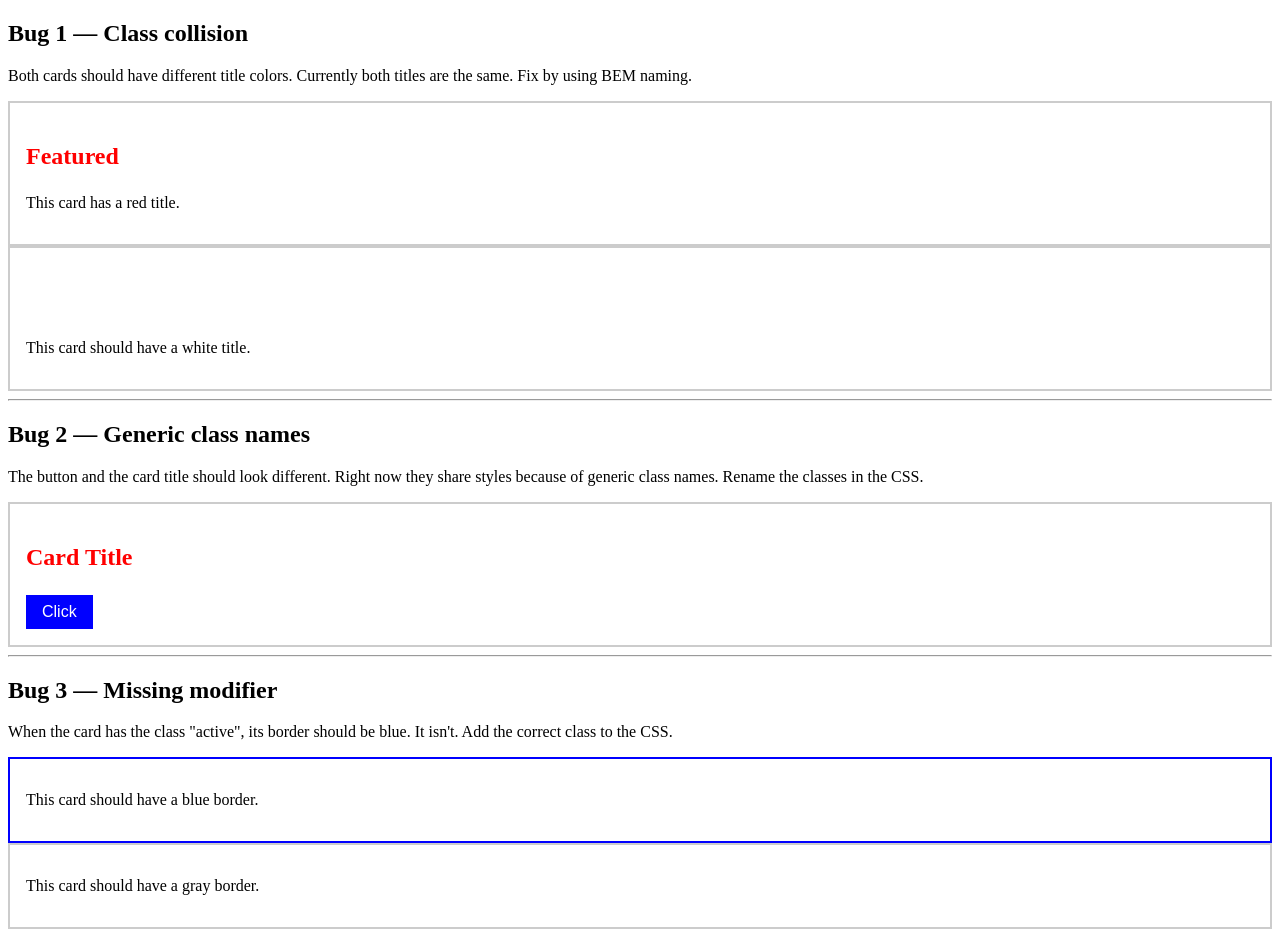
<file: exercises/module-03-bem/exercise-bem.html>
<!DOCTYPE html>
<html lang="en">
<head>
  <meta charset="UTF-8">
  <meta name="viewport" content="width=device-width, initial-scale=1.0">
  <title>Debug — BEM</title>
  <link rel="stylesheet" href="exercise-bem.css">
</head>
<body>

  <section class="exercise">
    <h2>Bug 1 — Class collision</h2>
    <p>Both cards should have different title colors. Currently both titles are the same. Fix by using BEM naming.</p>

    <div class="card">
      <h3 class="card__title">Featured</h3>
      <p class="card__text">This card has a red title.</p>
    </div>

    <div class="card card--dark">
      <h3 class="card__title">Standard</h3>
      <p class="card__text">This card should have a white title.</p>
    </div>
  </section>

  <hr>

  <section class="exercise">
    <h2>Bug 2 — Generic class names</h2>
    <p>The button and the card title should look different. Right now they share styles because of generic class names. Rename the classes in the CSS.</p>

    <div class="card">
      <h3 class="card__title">Card Title</h3>
      <button class="card__btn">Click</button>
    </div>
  </section>

  <hr>

  <section class="exercise">
    <h2>Bug 3 — Missing modifier</h2>
    <p>When the card has the class "active", its border should be blue. It isn't. Add the correct class to the CSS.</p>

    <div class="card card--active">
      <p>This card should have a blue border.</p>
    </div>
    <div class="card">
      <p>This card should have a gray border.</p>
    </div>
  </section>

</body>
</html>
</file>
<file: flex-css/style.css>
.container{
    display: flex;
    justify-content: space-between;
    flex-direction: column;
    height: 600px;
    flex-wrap: wrap;
}

.box{
    width: 300px;
    height: 300px;
    background-color: blue;
    font-weight: bold;
    color: white;
    font-size: 42px;
}
</file>
<file: exercises/capstone-restaurant/style.css>
/* ============================================
   🏆 CAPSTONE — RESTAURANT MENU
   Write ALL CSS from scratch.
   
   The HTML is complete with BEM naming.
   Your job: style everything.

   REQUIREMENTS:
   1. CSS Reset (* { box-sizing: border-box; margin: 0; padding: 0; })
   2. body — font-family sans-serif, background #faf8f5, color #333
   3. .header — text-align center, padding 60px 20px 40px, background #2d3436, color white
      .header__title — font-size 2.5rem, letter-spacing 1px
      .header__subtitle — font-style italic, color #b2bec3, margin-top 8px
   
   4. .nav — display flex, justify-content center, gap 24px, padding 16px, 
      position sticky, top 0, background white, box-shadow, z-index 10
      .nav__link — text-decoration none, color #555, font-weight 600
      .nav__link:hover — color #e17055
   
   5. .menu — max-width 900px, margin auto, padding 40px 20px
      .menu__heading — font-size 1.8rem, margin-bottom 24px, border-bottom 2px solid #e17055, 
      padding-bottom 8px
      .menu__grid — display flex, flex-wrap wrap, gap 24px, justify-content center
   
   6. .menu-item — flex 1 1 260px, border 1px solid #e0e0e0, border-radius 8px, 
      padding 24px, background white, position relative
      .menu-item:hover — box-shadow 0 4px 16px rgba(0,0,0,0.1), translateY -4px, 
      transition all 0.2s ease
      .menu-item__name — font-size 1.2rem, margin-bottom 8px
      .menu-item__desc — color #777, font-size 0.9rem, line-height 1.5, margin-bottom 12px
      .menu-item__price — font-weight bold, color #e17055, font-size 1.1rem
      .menu-item__badge — position absolute, top 8px, right 8px, background #e17055, 
      color white, padding 4px 10px, font-size 0.75rem, border-radius 4px, font-weight bold
      .menu-item__badge--sold — background #636e72
   
   7. .footer — text-align center, padding 32px, background #2d3436, color white, margin-top 40px
      .footer__text — font-size 0.9rem, color #b2bec3
   
   8. RESPONSIVE:
      At max-width: 600px, make .menu__grid flex-direction column
      At max-width: 600px, reduce .header padding
   ============================================ */
</file>
<file: home-work-css/home-work-02/style.css>
body {
  font-family: sans-serif;
  display: flex;
  justify-content: center;
}
h1 {
  margin: 0;
}

.container {
  width: 440px;
  height: 550px;
  display: flex;
  flex-direction: column;
  gap: 0.5rem;
  border: 2px solid black;
  padding: 1.5rem 2rem;
  box-sizing: border-box;
}
.container p:nth-of-type(n + 2) {
  font-weight: bold;
}

.green-box {
  background-color: rgb(80, 180, 80);
  border-radius: 20px;
  display: inline-block;
  width: fit-content;
  padding: 0.5rem;
  font-size: 3rem;
  font-weight: bold;
}

.green-box:nth-of-type(1) {
  font-size: 4rem;
}
</file>
<file: home-work-css/hone-work-04/style.css>
body {
  font-family: sans-serif;
  display: flex;
  justify-content: center;
}
button {
  border: 0;
}

.container {
  width: 1250px;
  display: flex;
  flex-direction: column;
  padding: 1.5rem 3rem;
  border: 1px solid black;
  box-sizing: border-box;
}
.heading {
  width: 750px;
}
.heading p {
  font-weight: bold;
  font-size: 0.9rem;
  color: rgb(0, 64, 94);
  margin: 0;
}
.head-style {
  font-size: 2.2rem;
  margin-bottom: 1rem;
}

.content {
  display: flex;
  justify-content: space-between;
  align-items: baseline;
}

.card {
  display: flex;
  flex-direction: column;
  justify-content: center;
  gap: 0.3rem;
  width: 350px;
}
.card p {
  margin-top: 0.5rem;
  margin-bottom: 1rem;
}
.card p:nth-of-type(n + 2) {
  font-weight: bold;
}

.blue-box {
  background-color: rgba(0, 125, 185, 1);
  color: white;
  border-radius: 20px;
  display: inline-block;
  width: fit-content;
  padding: 0.2rem 0.5rem;
  font-size: 4.5rem;
  font-weight: bold;
}

.green-box {
  background-color: rgb(80, 180, 80);
  border-radius: 20px;
  display: inline-block;
  width: fit-content;
  padding: 0.2rem 0.5rem;
  font-size: 4.5rem;
  font-weight: bold;
}
.green-box:nth-of-type(n + 2) {
  font-size: 3rem;
}
.--lastcard p {
  margin-top: 3px;
  margin-bottom: 0;
}

.row-box {
  display: flex;
  justify-content: space-between;
  gap: 0.5rem;
  margin-top: 1.5rem;
}
.row-box p {
  margin-top: 0.5rem;
  font-size: 13px;
}
.yellow-box {
  background-color: rgb(240, 199, 17);
  border-radius: 20px;
  display: inline-block;
  width: fit-content;
  padding: 0.3rem 0.5rem;
  font-size: 3rem;
  font-weight: bold;
}

.more-btn {
  background-color: white;
  font-weight: bold;
  font-size: 15px;
  width: fit-content;
  padding: 0.5rem 1rem;
  border-radius: 8px;
  border: 2px solid black;
  box-shadow: 3px 3px 1px black;
}
</file>
<file: exercises/module-01-selectors/exercise-specificity.css>
/* ============================================
   DEBUG — SPECIFICITY
   Three CSS bugs for you to fix.
   Rules: Do NOT modify the HTML file.
   ============================================ */


/* --- Bug 1 ---
   Goal: The paragraph with class "highlight" should be red.
   Problem: It's blue right now.
   Fix: remove the extra specificity from the first selector.
*/

/*p*/.highlight {
  color: blue;
}

.highlight {
  color: red;
}


/* --- Bug 2 ---
   Goal: The paragraph with id="special" inside .card should be green.
   Problem: A more specific selector is overriding #special.
   Fix: remove the extra specificity from the first selector.
*/

/*.card p*/#special {
  color: black;
}

#special {
  color: green;
}


/* --- Bug 3 ---
   Goal: The button text should be white on the blue background.
   Current: Button has color: black.
   Add ONE new rule to .btn below to make text white.
   Do not remove the existing color rule.
*/

.btn {
  color: black;
  color: white;
  background: #1d77d1;
  padding: 12px 24px;
  border: none;
  border-radius: 6px;
  font-size: 1rem;
}
</file>
<file: exercises/module-01-selectors/partial-selectors.css>
/* ============================================
   PARTIAL — SELECTORS
   Replace each _____ with the correct selector.
   ============================================ */


/* Task 1 — Select all h2 elements */
h2 {
  color: navy;
}


/* Task 2 — Select the element with id="hero" */
#hero {
  background: lightblue;
  padding: 40px;
}


/* Task 3 — Select ALL elements with class="feature" */
.feature {
  border-left: 4px solid gold;
  padding-left: 12px;
}


/* Task 4 — Select only <p> tags that have class="feature" */
p.feature {
  font-weight: bold;
}


/* Task 5 — Select only the second <li> in every <ul> */
ul li:nth-child(2) {
  color: orange;
}
</file>
<file: exercises/module-01-selectors/scratch-style-article.css>
/* ============================================
   SCRATCH — STYLE AN ARTICLE
   Write all CSS from scratch.
   
   TASKS:
   1. h1 — deep purple, centered text
   2. Element with id="author" — italic, gray color
   3. All paragraphs inside .content — line-height of 1.8
   4. All span elements with class="highlight" — bold, yellow background
   5. First letter of every paragraph — 2x font size, red
   ============================================ */

h1{
   color: purple;
}

#author{
   font-style: italic;
   color: gray;
}

.content p{
   line-height: 1.8px;
}

span.highlight{
   font-weight: bold;
   background-color: yellow;
}

p::first-letter{
   font-size: 2em;
   color: red;
}
</file>
<file: exercises/module-02-combinators/exercise-combinators.css>
/* ============================================
   DEBUG — COMBINATORS & PSEUDO-CLASSES
   Fix the CSS. Do NOT modify the HTML file.
   ============================================ */


/* --- Bug 1 ---
   Goal: Only top-level li items should be bold.
   Current: ALL li items including nested ones are bold.
   Fix the descendant selector to use a child selector instead.
*/

.nav li {
  font-weight: bold;
}


/* --- Bug 2 ---
   Goal: The first paragraph AFTER each h3 should be italic.
   Current: Something is wrong — all or none are italic.
   Fix the selector.
*/

h3 p {
  font-style: italic;
}


/* --- Bug 3 ---
   Goal: Hovering the button should turn its background red.
   Current: Nothing happens on hover.
   Fix the selector.
*/

.btn-hover hover {
  background: red;
  color: white;
}
</file>
<file: exercises/module-02-combinators/partial-pseudo.css>
/* ============================================
   PARTIAL — PSEUDO-CLASSES
   Replace each _____ with the correct selector.
   ============================================ */


/* Task 1 — All <a> links should turn orange when hovered */
_____ {
  color: orange;
}


/* Task 2 — The last <p> inside .list should have margin-bottom: 0 */
.list _____ {
  margin-bottom: 0;
}


/* Task 3 — Odd <tr> rows should have background: #f5f5f5 */
_____ {
  background: #f5f5f5;
}


/* Task 4 — All <p> elements that are siblings of (follow) an <h2> should have margin-left: 20px */
_____ {
  margin-left: 20px;
}
</file>
<file: exercises/module-03-bem/exercise-bem.css>
/* ============================================
   DEBUG — BEM
   Fix the naming and selector issues.
   Do NOT modify the HTML file.
   ============================================ */


/* --- Bug 1 ---
   Goal: .card--dark .card__title should be white.
   Current: Both titles have the same color.
   The selector .card--dark.card__title targets a single element with both
   classes, but card--dark and card__title are on different elements.
   Fix: add the missing descendant combinator (space).
*/

.card__title {
  color: red;
}

.card--dark .card__title {
  color: white;
}


/* --- Bug 2 ---
   Goal: The heading and button should be styled with BEM names.
   Current: The CSS selectors don't match the HTML classes at all
   (HTML uses card__title and card__btn).
   Fix: rename these generic selectors to match the BEM classes.
*/

.card__title {
  font-size: 1.5rem;
  font-weight: bold;
}

.card__btn {
  font-size: 1rem;
  padding: 8px 16px;
  background: blue;
  color: white;
  border: none;
}


/* --- Bug 3 ---
   Goal: .card--active should add a blue border.
   Current: The border doesn't show up.
   The selector for the modifier is missing. Add it.
*/

.card {
  border: 2px solid #ccc;
  padding: 16px;
}

.card--active{
  border: 2px solid blue;
}
</file>
